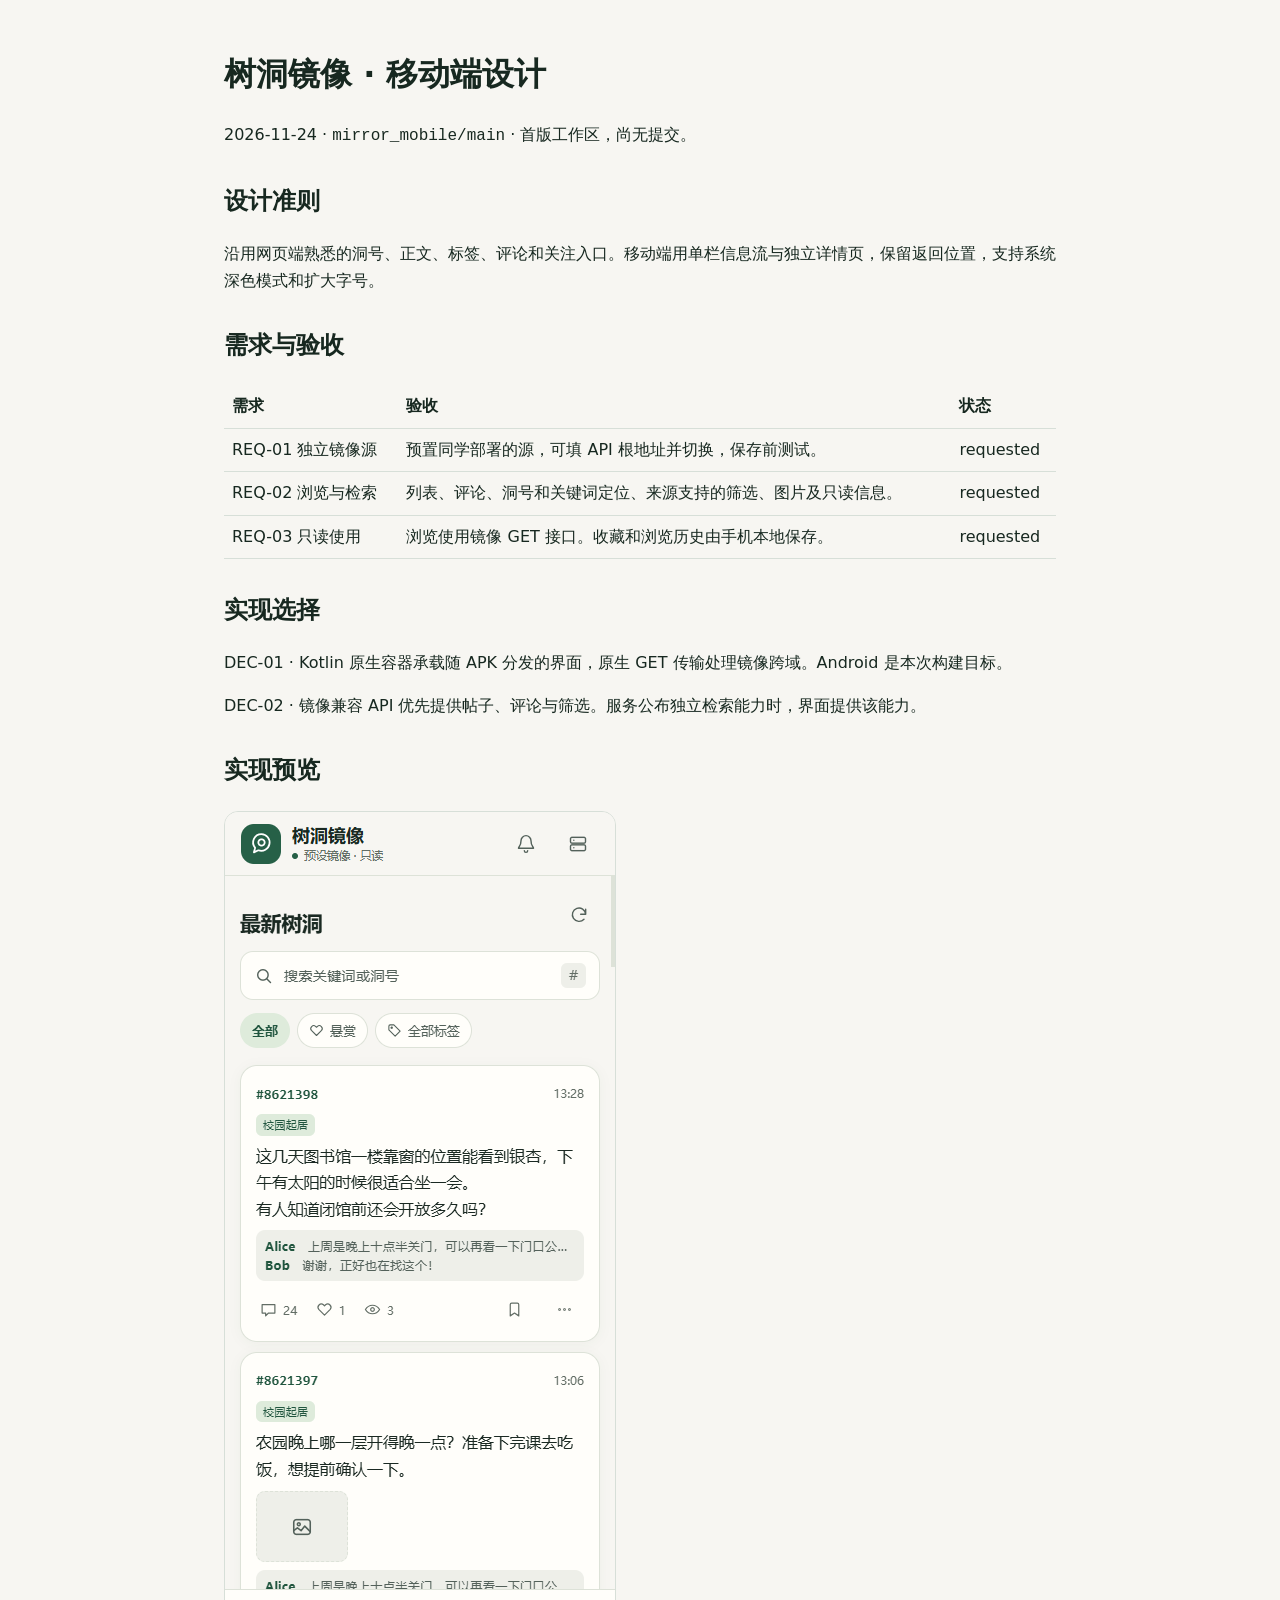
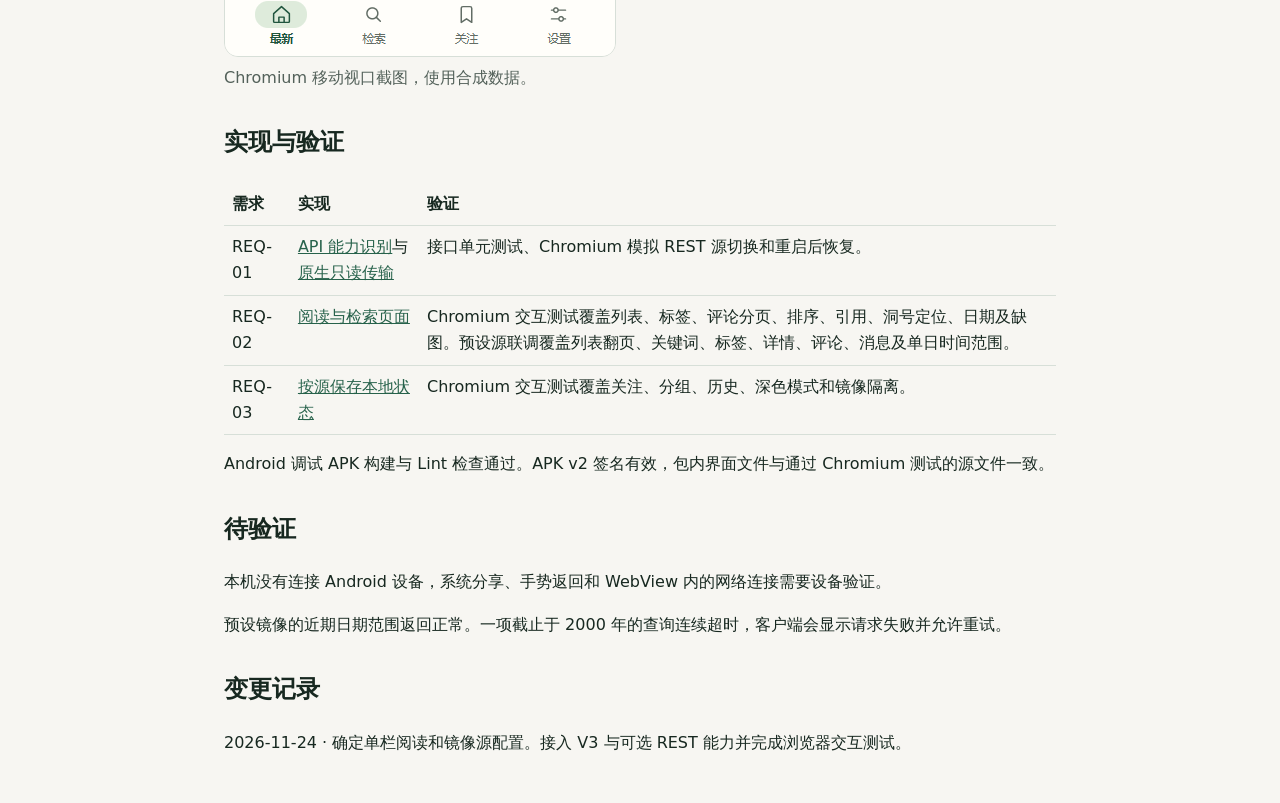
<file: design/index.html>
<!doctype html>
<html lang="zh-CN">
<head>
  <meta charset="utf-8"><meta name="viewport" content="width=device-width,initial-scale=1">
  <title>树洞镜像 · 移动端设计</title>
  <style>body{max-width:52rem;margin:3rem auto;padding:0 1.25rem;background:#f7f6f2;color:#172820;font:16px/1.65 system-ui,sans-serif}h2{margin-top:2rem}a{color:#27624b}table{width:100%;border-collapse:collapse}td,th{padding:.5rem;border-bottom:1px solid #d7dfd8;text-align:left;vertical-align:top}code{overflow-wrap:anywhere}figure{margin:1rem 0}img{display:block;max-width:min(100%,390px);height:auto;border:1px solid #d7dfd8;border-radius:14px}figcaption{margin-top:.5rem;color:#53615a}</style>
</head>
<body>
  <h1>树洞镜像 · 移动端设计</h1>
  <p>2026-11-24 · <code>mirror_mobile/main</code> · 首版工作区，尚无提交。</p>
  <h2>设计准则</h2>
  <p>沿用网页端熟悉的洞号、正文、标签、评论和关注入口。移动端用单栏信息流与独立详情页，保留返回位置，支持系统深色模式和扩大字号。</p>
  <h2>需求与验收</h2>
  <table><thead><tr><th>需求</th><th>验收</th><th>状态</th></tr></thead><tbody>
    <tr><td>REQ-01 独立镜像源</td><td>预置同学部署的源，可填 API 根地址并切换，保存前测试。</td><td>requested</td></tr>
    <tr><td>REQ-02 浏览与检索</td><td>列表、评论、洞号和关键词定位、来源支持的筛选、图片及只读信息。</td><td>requested</td></tr>
    <tr><td>REQ-03 只读使用</td><td>浏览使用镜像 GET 接口。收藏和浏览历史由手机本地保存。</td><td>requested</td></tr>
  </tbody></table>
  <h2>实现选择</h2>
  <p>DEC-01 · Kotlin 原生容器承载随 APK 分发的界面，原生 GET 传输处理镜像跨域。Android 是本次构建目标。</p>
  <p>DEC-02 · 镜像兼容 API 优先提供帖子、评论与筛选。服务公布独立检索能力时，界面提供该能力。</p>
  <h2>实现预览</h2>
  <figure><img src="src/previews/feed.png" width="390" height="844" alt="树洞镜像的移动端信息流，含镜像入口、搜索、帖子、标签和评论预览。"><figcaption>Chromium 移动视口截图，使用合成数据。</figcaption></figure>
  <h2>实现与验证</h2>
  <table><thead><tr><th>需求</th><th>实现</th><th>验证</th></tr></thead><tbody>
    <tr><td>REQ-01</td><td><a href="../app/src/main/assets/web/api.mjs">API 能力识别</a>与<a href="../app/src/main/java/cn/edu/pku/treehole/mirror/MirrorTransport.kt">原生只读传输</a></td><td>接口单元测试、Chromium 模拟 REST 源切换和重启后恢复。</td></tr>
    <tr><td>REQ-02</td><td><a href="../app/src/main/assets/web/screens.mjs">阅读与检索页面</a></td><td>Chromium 交互测试覆盖列表、标签、评论分页、排序、引用、洞号定位、日期及缺图。预设源联调覆盖列表翻页、关键词、标签、详情、评论、消息及单日时间范围。</td></tr>
    <tr><td>REQ-03</td><td><a href="../app/src/main/assets/web/storage.mjs">按源保存本地状态</a></td><td>Chromium 交互测试覆盖关注、分组、历史、深色模式和镜像隔离。</td></tr>
  </tbody></table>
  <p>Android 调试 APK 构建与 Lint 检查通过。APK v2 签名有效，包内界面文件与通过 Chromium 测试的源文件一致。</p>
  <h2>待验证</h2>
  <p>本机没有连接 Android 设备，系统分享、手势返回和 WebView 内的网络连接需要设备验证。</p>
  <p>预设镜像的近期日期范围返回正常。一项截止于 2000 年的查询连续超时，客户端会显示请求失败并允许重试。</p>
  <h2>变更记录</h2>
  <p>2026-11-24 · 确定单栏阅读和镜像源配置。接入 V3 与可选 REST 能力并完成浏览器交互测试。</p>
</body>
</html>
</file>
